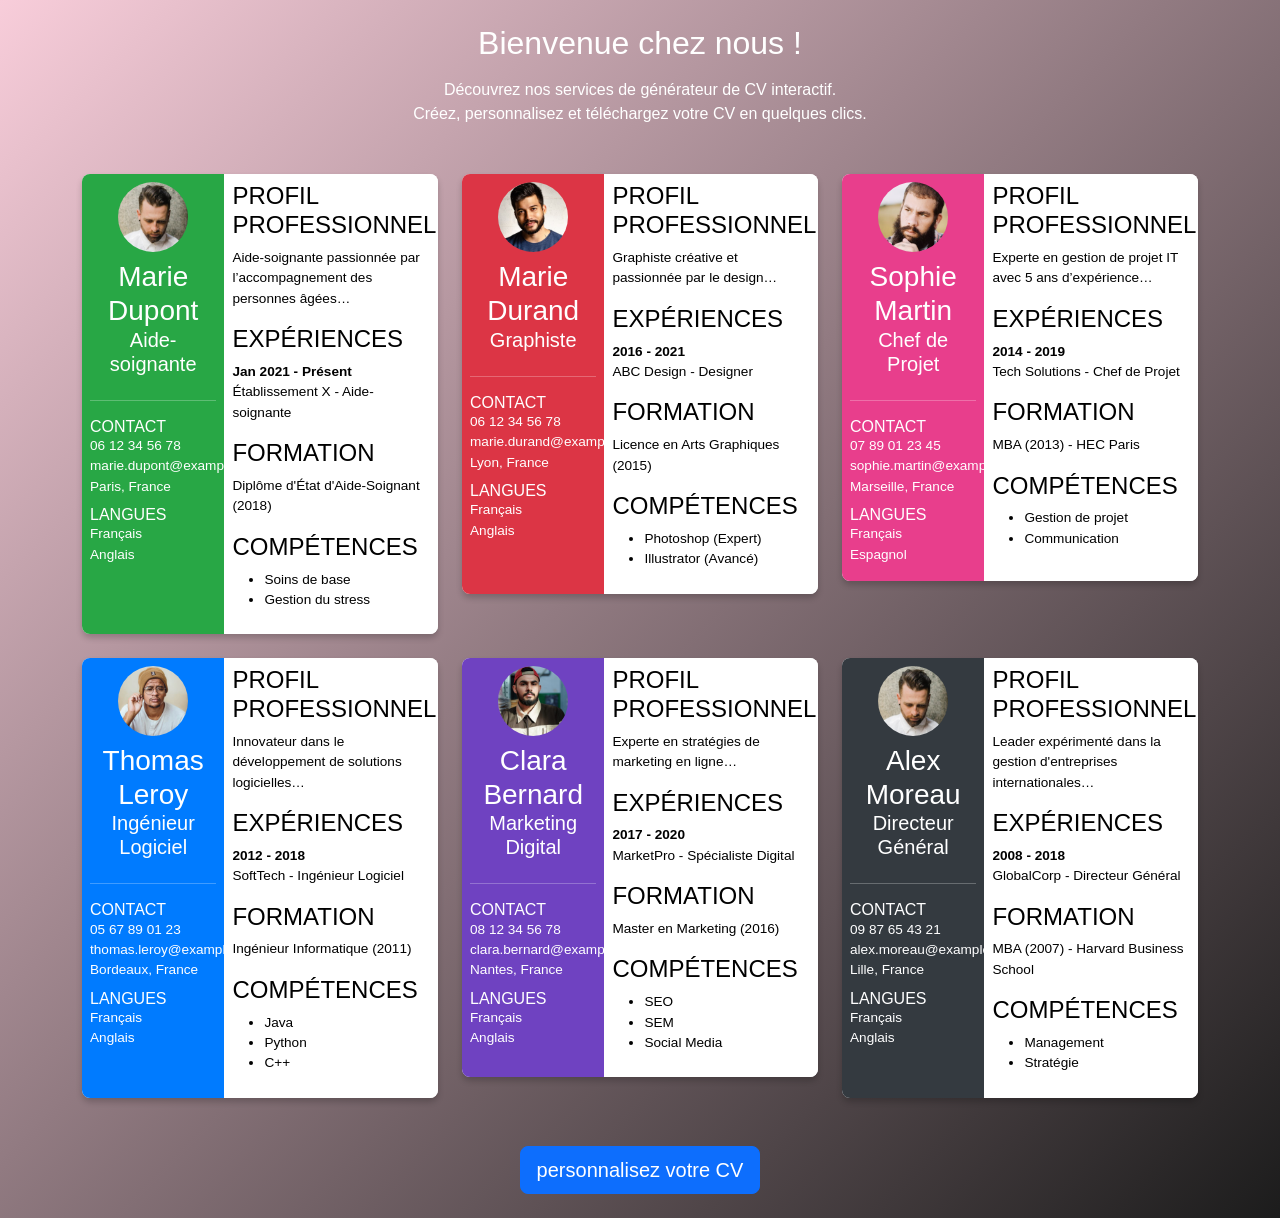
<file: index.html>
<!DOCTYPE html>
<html lang="fr">
<head>
  <meta charset="UTF-8">
  <meta name="viewport" content="width=device-width, initial-scale=1">
  <title>Bienvenue - Générateur de CV</title>
  <link href="https://cdn.jsdelivr.net/npm/bootstrap@5.3.0/dist/css/bootstrap.min.css" rel="stylesheet">
  <!-- Fichier CSS dédié à la page d'accueil -->
  <link rel="stylesheet" href="login.css">
</head>
<body>
  <div class="container-fluid py-4">
    <header class="text-center mb-5 text-white">
      <h1>Bienvenue chez nous !</h1>
      <p>Découvrez nos services de générateur de CV interactif.<br>
         Créez, personnalisez et téléchargez votre CV en quelques clics.</p>
    </header>

    <!-- Section présentant 6 CV de base en 3 colonnes (col-md-4) -->
    <section class="cv-examples container">
      <div class="row row-cols-1 row-cols-md-3 g-4">
        <!-- CV VERT -->
        <div class="col">
          <div class="cv-example d-flex"  onclick="rediriger()">
            <!-- Colonne gauche -->
            <div class="cv-left cv-green p-2">
              <div class="text-center mb-2">
                <img src="image/team4.jpg" alt="Photo de profil" class="img-fluid rounded-circle">
                <h3 class="mt-2">Marie Dupont</h3>
                <h5>Aide-soignante</h5>
              </div>
              <hr>
              <div class="mb-2">
                <h6>CONTACT</h6>
                <ul>
                  <li>06 12 34 56 78</li>
                  <li>marie.dupont@example.com</li>
                  <li>Paris, France</li>
                </ul>
              </div>
              <div class="mb-2">
                <h6>LANGUES</h6>
                <ul>
                  <li>Français</li>
                  <li>Anglais</li>
                </ul>
              </div>
            </div>
            <!-- Colonne droite -->
            <div class="cv-right p-2">
              <div class="mb-2">
                <h4>PROFIL PROFESSIONNEL</h4>
                <p>Aide-soignante passionnée par l’accompagnement des personnes âgées…</p>
              </div>
              <div class="mb-2">
                <h4>EXPÉRIENCES</h4>
                <p><strong>Jan 2021 - Présent</strong><br>Établissement X - Aide-soignante</p>
              </div>
              <div class="mb-2">
                <h4>FORMATION</h4>
                <p>Diplôme d'État d'Aide-Soignant (2018)</p>
              </div>
              <div>
                <h4>COMPÉTENCES</h4>
                <ul>
                  <li>Soins de base</li>
                  <li>Gestion du stress</li>
                </ul>
              </div>
            </div>
          </div>
        </div>

        <!-- CV ROUGE -->
        <div class="col">

          <div class="cv-example d-flex" onclick="rediriger()">
            <div class="cv-left cv-red p-2">
              <div class="text-center mb-2">
                <img src="image/team1.jpg" alt="Photo de profil" class="img-fluid rounded-circle">
                <h3 class="mt-2">Marie Durand</h3>
                <h5>Graphiste</h5>
              </div>
              <hr>
              <div class="mb-2">
                <h6>CONTACT</h6>
                <ul>
                  <li>06 12 34 56 78</li>
                  <li>marie.durand@example.com</li>
                  <li>Lyon, France</li>
                </ul>
              </div>
              <div class="mb-2">
                <h6>LANGUES</h6>
                <ul>
                  <li>Français</li>
                  <li>Anglais</li>
                </ul>
              </div>
            </div>
            <div class="cv-right p-2">
              <div class="mb-2">
                <h4>PROFIL PROFESSIONNEL</h4>
                <p>Graphiste créative et passionnée par le design…</p>
              </div>
              <div class="mb-2">
                <h4>EXPÉRIENCES</h4>
                <p><strong>2016 - 2021</strong><br>ABC Design - Designer</p>
              </div>
              <div class="mb-2">
                <h4>FORMATION</h4>
                <p>Licence en Arts Graphiques (2015)</p>
              </div>
              <div>
                <h4>COMPÉTENCES</h4>
                <ul>
                  <li>Photoshop (Expert)</li>
                  <li>Illustrator (Avancé)</li>
                </ul>
              </div>
              
            </div>
          </div>
        </div>

        <!-- CV ROSE -->
        <div class="col">
          <div class="cv-example d-flex" onclick="rediriger()">
            <div class="cv-left cv-pink p-2">
              <div class="text-center mb-2">
                <img src="image/team2.jpg" alt="Photo de profil" class="img-fluid rounded-circle">
                <h3 class="mt-2">Sophie Martin</h3>
                <h5>Chef de Projet</h5>
              </div>
              <hr>
              <div class="mb-2">
                <h6>CONTACT</h6>
                <ul>
                  <li>07 89 01 23 45</li>
                  <li>sophie.martin@example.com</li>
                  <li>Marseille, France</li>
                </ul>
              </div>
              <div class="mb-2">
                <h6>LANGUES</h6>
                <ul>
                  <li>Français</li>
                  <li>Espagnol</li>
                </ul>
              </div>
            </div>
            <div class="cv-right p-2">
              <div class="mb-2">
                <h4>PROFIL PROFESSIONNEL</h4>
                <p>Experte en gestion de projet IT avec 5 ans d’expérience…</p>
              </div>
              <div class="mb-2">
                <h4>EXPÉRIENCES</h4>
                <p><strong>2014 - 2019</strong><br>Tech Solutions - Chef de Projet</p>
              </div>
              <div class="mb-2">
                <h4>FORMATION</h4>
                <p>MBA (2013) - HEC Paris</p>
              </div>
              <div>
                <h4>COMPÉTENCES</h4>
                <ul>
                  <li>Gestion de projet</li>
                  <li>Communication</li>
                </ul>
              </div>
              <!--<button style="background-color:pink; border-radius: 30px;"><a href="generator.html"> hello</a></button>-->
            </div>
          </div>
        </div>

        <!-- CV BLEU -->
        <div class="col">
          <div class="cv-example d-flex" onclick="rediriger()">
            <div class="cv-left cv-blue p-2">
              <div class="text-center mb-2">
                <img src="image/team3.jpg" alt="Photo de profil" class="img-fluid rounded-circle">
                <h3 class="mt-2">Thomas Leroy</h3>
                <h5>Ingénieur Logiciel</h5>
              </div>
              <hr>
              <div class="mb-2">
                <h6>CONTACT</h6>
                <ul>
                  <li>05 67 89 01 23</li>
                  <li>thomas.leroy@example.com</li>
                  <li>Bordeaux, France</li>
                </ul>
              </div>
              <div class="mb-2">
                <h6>LANGUES</h6>
                <ul>
                  <li>Français</li>
                  <li>Anglais</li>
                </ul>
              </div>
            </div>
            <div class="cv-right p-2">
              <div class="mb-2">
                <h4>PROFIL PROFESSIONNEL</h4>
                <p>Innovateur dans le développement de solutions logicielles…</p>
              </div>
              <div class="mb-2">
                <h4>EXPÉRIENCES</h4>
                <p><strong>2012 - 2018</strong><br>SoftTech - Ingénieur Logiciel</p>
              </div>
              <div class="mb-2">
                <h4>FORMATION</h4>
                <p>Ingénieur Informatique (2011)</p>
              </div>
              <div>
                <h4>COMPÉTENCES</h4>
                <ul>
                  <li>Java</li>
                  <li>Python</li>
                  <li>C++</li>
                </ul>
              </div>
            </div>
          </div>
        </div>

        <!-- CV VIOLET -->
        <div class="col">
          <div class="cv-example d-flex"  onclick="rediriger()">
            <div class="cv-left cv-violet p-2">
              <div class="text-center mb-2">
                <img src="image/team5.jpg" alt="Photo de profil" class="img-fluid rounded-circle">
                <h3 class="mt-2">Clara Bernard</h3>
                <h5>Marketing Digital</h5>
              </div>
              <hr>
              <div class="mb-2">
                <h6>CONTACT</h6>
                <ul>
                  <li>08 12 34 56 78</li>
                  <li>clara.bernard@example.com</li>
                  <li>Nantes, France</li>
                </ul>
              </div>
              <div class="mb-2">
                <h6>LANGUES</h6>
                <ul>
                  <li>Français</li>
                  <li>Anglais</li>
                </ul>
              </div>
            </div>
            <div class="cv-right p-2">
              <div class="mb-2">
                <h4>PROFIL PROFESSIONNEL</h4>
                <p>Experte en stratégies de marketing en ligne…</p>
              </div>
              <div class="mb-2">
                <h4>EXPÉRIENCES</h4>
                <p><strong>2017 - 2020</strong><br>MarketPro - Spécialiste Digital</p>
              </div>
              <div class="mb-2">
                <h4>FORMATION</h4>
                <p>Master en Marketing (2016)</p>
              </div>
              <div>
                <h4>COMPÉTENCES</h4>
                <ul>
                  <li>SEO</li>
                  <li>SEM</li>
                  <li>Social Media</li>
                </ul>
              </div>
            </div>
          </div>
        </div>

        <!-- CV NOIR -->
        <div class="col">
          <div class="cv-example d-flex"  onclick="rediriger()">
            <div class="cv-left cv-black p-2">
              <div class="text-center mb-2">
                <img src="image/team4.jpg" alt="Photo de profil" class="img-fluid rounded-circle">
                <h3 class="mt-2 text-white">Alex Moreau</h3>
                <h5 class="text-white">Directeur Général</h5>
              </div>
              <hr class="text-white">
              <div class="mb-2 text-white">
                <h6>CONTACT</h6>
                <ul>
                  <li>09 87 65 43 21</li>
                  <li>alex.moreau@example.com</li>
                  <li>Lille, France</li>
                </ul>
              </div>
              <div class="mb-2 text-white">
                <h6>LANGUES</h6>
                <ul>
                  <li>Français</li>
                  <li>Anglais</li>
                </ul>
              </div>
            </div>
            <div class="cv-right p-2">
              <div class="mb-2">
                <h4>PROFIL PROFESSIONNEL</h4>
                <p>Leader expérimenté dans la gestion d'entreprises internationales…</p>
              </div>
              <div class="mb-2">
                <h4>EXPÉRIENCES</h4>
                <p><strong>2008 - 2018</strong><br>GlobalCorp - Directeur Général</p>
              </div>
              <div class="mb-2">
                <h4>FORMATION</h4>
                <p>MBA (2007) - Harvard Business School</p>
              </div>
              <div>
                <h4>COMPÉTENCES</h4>
                <ul>
                  <li>Management</li>
                  <li>Stratégie</li>
                </ul>
              </div>
            </div>
          </div>
        </div>
      </div> <!-- row -->
    </section>

    <div class="text-center mt-5">
      <a href="generator.html" class="btn btn-primary btn-lg">personnalisez votre CV </a>
    </div>
  </div>

  <!-- Script JS (optionnel) -->
  <script src="login.js"></script>
  <script src="https://cdn.jsdelivr.net/npm/bootstrap@5.3.0/dist/js/bootstrap.bundle.min.js"></script>
</body>
</html>
</file>
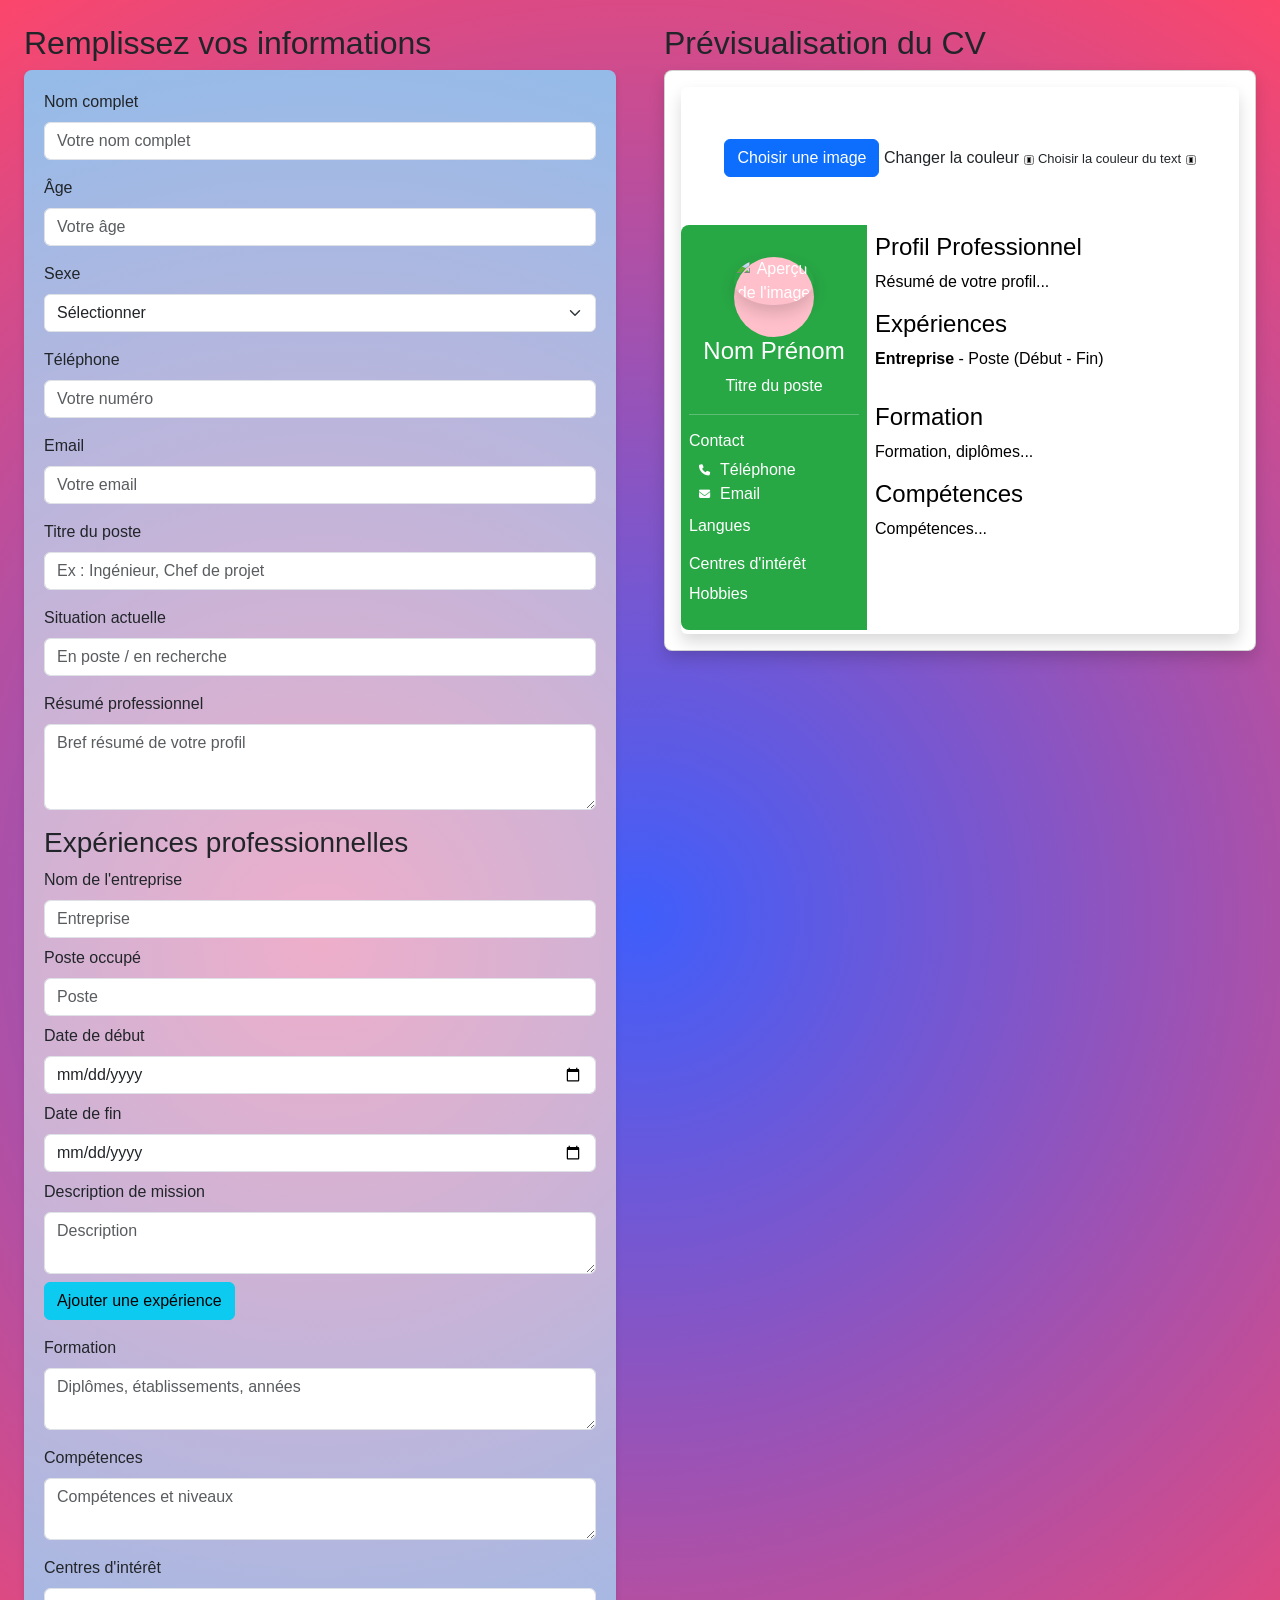
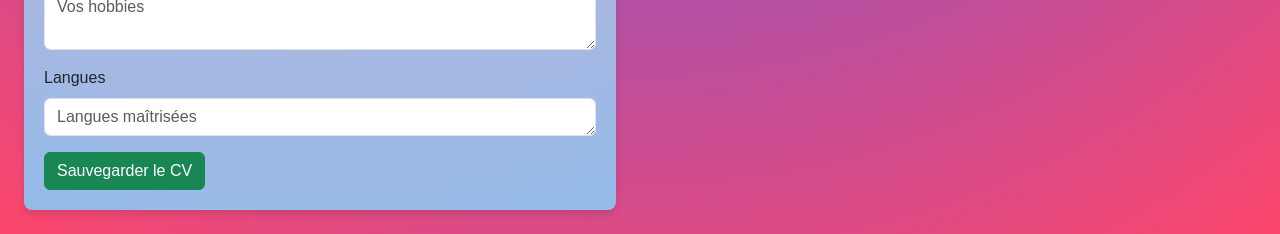
<file: generator.html>
<!DOCTYPE html>
<html lang="fr">
<head>
  <meta charset="UTF-8">
  <meta name="viewport" content="width=device-width, initial-scale=1">
  <title>Générateur de CV - WebNova</title>
  <link href="https://cdn.jsdelivr.net/npm/bootstrap@5.3.0/dist/css/bootstrap.min.css" rel="stylesheet">
  <link rel="stylesheet" href="index.css">
  <link rel="stylesheet" href="https://cdnjs.cloudflare.com/ajax/libs/font-awesome/6.7.2/css/all.min.css ">
</head>
<body>
  <div class="container-fluid">
    <div class="row">
      <!-- Formulaire de saisie (colonne gauche) -->
      <div class="col-md-6 p-4">
        <h2>Remplissez vos informations</h2>
        <form id="cvForm">
          


          <!-- Informations personnelles -->
          <div class="mb-3" >
           
            <label for="fullName" class="form-label">Nom complet</label>
            <input type="text" id="fullName" class="form-control" placeholder="Votre nom complet">
          </div>
          <div class="mb-3">
            <label for="age" class="form-label">Âge</label>
            <input type="number" id="age" class="form-control" placeholder="Votre âge" min="18" max="65" required>
          </div>
          <div class="mb-3">
            <label for="sex" class="form-label">Sexe</label>
            <select id="sex" class="form-select">
              <option value="">Sélectionner</option>
              <option value="Femme">Femme</option>
              <option value="Homme">Homme</option>
              <!-- <option value="Autre">Autre</option> -->
            </select>
          </div>
          <div class="mb-3">
            <label for="phone" class="form-label">Téléphone</label>
            <input type="tel" id="phone" class="form-control" placeholder="Votre numéro">
          </div>
          <div class="mb-3">
            <label for="email" class="form-label">Email</label>
            <input type="email" id="email" class="form-control" placeholder="Votre email">
          </div>
          <div class="mb-3">
            <label for="jobTitle" class="form-label">Titre du poste</label>
            <input type="text" id="jobTitle" class="form-control" placeholder="Ex : Ingénieur, Chef de projet">
          </div>
          <div class="mb-3">
            <label for="situation" class="form-label">Situation actuelle</label>
            <input type="text" id="situation" class="form-control" placeholder="En poste / en recherche">
          </div>
          <div class="mb-3">
            <label for="summary" class="form-label">Résumé professionnel</label>
            <textarea id="summary" class="form-control" rows="3" placeholder="Bref résumé de votre profil"></textarea>
          </div>
          <!-- Expériences professionnelles -->
          <div id="experienceSection" class="d-flex flex-column">
            <h3>Expériences professionnelles</h3>
            <!-- Bloc d'expérience par défaut -->
            <div class="experience-block ">
              <div class="mb-2">
                <label class="form-label">Nom de l'entreprise</label>
                <input type="text" class="form-control companyName" placeholder="Entreprise">
              </div>
              <div class="mb-2">
                <label class="form-label">Poste occupé</label>
                <input type="text" class="form-control position" placeholder="Poste">
              </div>
              <div class="mb-2">
                <label class="form-label">Date de début</label>
                <input type="date" class="form-control startDate" placeholder="Ex : 2018">
              </div>
              <div class="mb-2">
                <label class="form-label">Date de fin</label>
                <input type="date" class="form-control endDate" placeholder="Ex : 2020">
              </div>
              <div class="mb-2">
                <label class="form-label">Description de mission</label>
                <textarea class="form-control missionDescription" rows="2" placeholder="Description"></textarea>
              </div>
            </div>
          </div>
          <!-- Bouton pour ajouter une nouvelle expérience -->
          <button type="button" id="addExperienceBtn" class="btn btn-info mb-3">Ajouter une expérience</button>
          
          <!-- Autres sections -->
          <div class="mb-3">
            <label for="education" class="form-label">Formation</label>
            <textarea id="education" class="form-control" rows="2" placeholder="Diplômes, établissements, années"></textarea>
          </div>
          <div class="mb-3">
            <label for="skills" class="form-label">Compétences</label>
            <textarea id="skills" class="form-control" rows="2" placeholder="Compétences et niveaux"></textarea>
          </div>
          <div class="mb-3">
            <label for="hobbies" class="form-label">Centres d'intérêt</label>
            <textarea id="hobbies" class="form-control" rows="2" placeholder="Vos hobbies"></textarea>
          </div>
          <div class="mb-3">
            <label for="languages" class="form-label">Langues</label>
            <textarea id="languages" class="form-control" rows="1" placeholder="Langues maîtrisées"></textarea>
          </div>
          
          <button type="submit" class="btn btn-success">Sauvegarder le CV</button>
  

        </form>
        
      </div>
      <!-- Prévisualisation du CV (colonne droite) -->
      <div class="col-md-6 p-4">
        <h2>Prévisualisation du CV</h2>
        <div id="cvPreview" class="card p-3 shadow ">
          <div class="photo">
            <div class="bg-white p-1 rounded shadow text-center">
          
              <input type="file" id="fileInput" accept="image/*" class="d-none">
              <label for="fileInput" class="btn btn-primary my-5">Choisir une image</label>
              <label >Changer la couleur</label>
              <input type="color" style="width: 10px; height: 10px;" id="color"  onchange="changerunecouleur(event)">
              <label for="colortext" style="font-size: small;"> Choisir la couleur du text</label>
              <input type="color" style="width: 10px; height: 10px;" name="" id="colortext"  onchange="colortext(event)">
              <div id="box"> 

              </div>
          <div class="row px-2" >

            <!-- Colonne gauche de la prévisualisation (informations de contact) -->
            <div class="col-4 cv-left-preview p-2" id="left-side">
              <div id="previewContainer" class="mt-4" style="margin-inline: auto; width: 80px; height: 80px; border-radius: 50%; background-color: pink;" >
                <img id="previewImage" class="img-fluid rounded-circle shadow" alt="Aperçu de l'image" style="width: 100%; height: 100%;">    
              </div>
              <div class="text-center mb-2" >
                
                <h4 id="previewName">Nom Prénom</h4>
                <p id="previewJobTitle">Titre du poste</p>
              </div>
              <hr>
              <div class="mb-2">
                <h6 class="text-start">Contact</h6>
                <div class="d-flex align-items-center justify">
                  <i class="fa-solid fa-phone"></i>
                  <span id="previewPhone">Téléphone</span>
                </div>
                <div class="d-flex align-items-center justify"> 
                  <i class="fa-solid fa-envelope"></i> 
                  <span  id="previewEmail">Email</span>
                </div>
               
              </div>
              <div class="mb-2">
                
                <p id="previewLanguages" class="text-start">Langues</p>
              </div>
              <div class="mb-2">
                <h6 class="text-start">Centres d'intérêt</h6>
                <p id="previewHobbies" class="text-start">Hobbies</p>
              </div>
            </div>
            <!-- Colonne droite de la prévisualisation (informations professionnelles) -->
            <div class="col-8 cv-right-preview p-2">
              <div class="mb-2" >
                <h4 class="d-flex justify-content-start">Profil Professionnel</h4>
                <p class="d-flex justify-content-start" id="previewSummary">Résumé de votre profil...</p>
              </div>
              <div class="mb-2">
                <h4 class="d-flex justify-content-start">Expériences</h4>
                <div class="d-flex justify-content-start flex-column align-items-start" id="previewExperiences">
                  <p>Aucune expérience renseignée.</p>
                </div>
              </div>
              <div class="mb-2">
                <h4 class="d-flex justify-content-start">Formation</h4>
                <p class="d-flex justify-content-start" id="previewEducation">Formation, diplômes...</p>
              </div>
              <div>
                <h4 class="d-flex justify-content-start" >Compétences</h4>
                <p class="d-flex justify-content-start" id="previewSkills">Compétences...</p>
              </div>
            </div>
          </div>
        </div>
       
      </div> 
      <!--
      <button class="downloadBtn" style="background-color:greenyellow;"> telecharge le cv</button> -->    
    </div> <!-- Fin de la row -->
    
  </div> <!-- Fin du container-fluid -->
  



  <script src="javascript.js"></script>
  <script src="https://cdn.jsdelivr.net/npm/bootstrap@5.3.0/dist/js/bootstrap.bundle.min.js"></script>
    

  
</body>
</html>
</file>
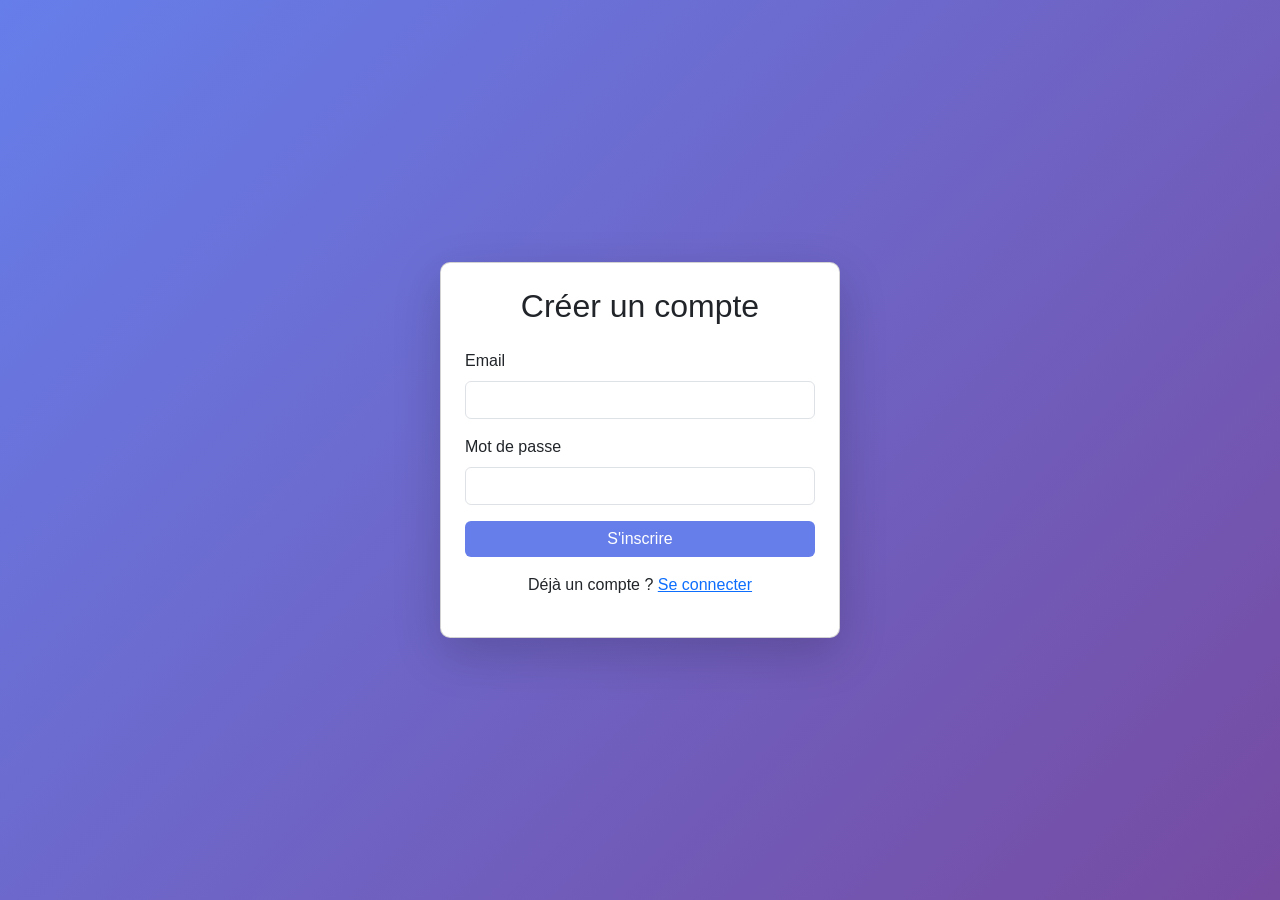
<file: register.html>
<!-- register.html -->
<!DOCTYPE html>
<html lang="fr">
<head>
    <meta charset="UTF-8">
    <meta name="viewport" content="width=device-width, initial-scale=1.0">
    <title>Inscription</title>
    <link rel="stylesheet" href="https://cdn.jsdelivr.net/npm/bootstrap@5.3.0/dist/css/bootstrap.min.css">
    <link rel="stylesheet" href="register.css">
    <a href="login.html"></a>
   
</head>
<body>
    <div class="container d-flex justify-content-center align-items-center vh-100">
        <div class="card p-4 shadow-lg">
            <h2 class="text-center mb-4">Créer un compte</h2>
            <form id="registerForm">
                <div class="mb-3">
                    <label for="email" class="form-label">Email</label>
                    <input type="email" id="email" class="form-control" required>
                </div>
                <div class="mb-3">
                    <label for="password" class="form-label">Mot de passe</label>
                    <input type="password" id="password" class="form-control" required>
                </div>
                <button type="submit" class="btn btn-primary w-100">S'inscrire</button>
            </form>
            <p class="text-center mt-3">Déjà un compte ? <a href="index.html">Se connecter</a></p>
        </div>
    </div>
    <script src="register.js"></script>
</body>
</html>
</file>
<file: login.css>
/* login.css */

/* Un fond en dégradé pour la page d'accueil */
body {
    background: linear-gradient(135deg, #f8cdda, #1c1c1c);
    color: #fff;
    margin: 0;
    padding: 0;
    font-family: Arial, sans-serif;
  }
  
  /* Titres */
  header h1 {
    font-size: 2rem;
    margin-bottom: 1rem;
  }
  header p {
    font-size: 1rem;
  }
  
  /* Ajustement du conteneur global */
  .container-fluid {
    min-height: 100vh;
  }
  
  /* Disposition des CV (cartes plus compactes) */
  .cv-example {
    border-radius: 8px;
    overflow: hidden;
    background-color: #f8f9fa; /* Colonne droite par défaut */
    box-shadow: 0 4px 6px rgba(0,0,0,0.2);
    min-height: 280px; /* Hauteur minimale réduite */
    font-size: 0.85rem; /* Police légèrement plus petite */
  }
  
  /* Colonne gauche */
  .cv-left {
    width: 40%; /* Un peu plus étroite */
    color: #fff;
    display: flex;
    flex-direction: column;
    justify-content: flex-start;
  }
  
  /* Colonne droite */
  .cv-right {
    width: 60%;
    background-color: #ffffff;
    color: #000;
  }
  
  /* Ajustement de la taille de l'image */
  .cv-left img {
    max-width: 70px;
    height: auto;
  }
  
  /* En-têtes de la colonne gauche */
  .cv-left h3, .cv-left h5, .cv-left h6 {
    margin: 0;
  }
  
  /* Listes sans puces et marges */
  .cv-left ul {
    list-style: none;
    padding-left: 0;
    margin-bottom: 0;
  }
  
  /* Couleurs pour chaque CV (colonne gauche) */
  .cv-green {
    background-color: #28a745;
  }
  .cv-red {
    background-color: #dc3545;
  }
  .cv-pink {
    background-color: #e83e8c;
  }
  .cv-blue {
    background-color: #007bff;
  }
  .cv-violet {
    background-color: #6f42c1;
  }
  .cv-black {
    background-color: #343a40;
  }
  
  /* Texte blanc sur fond foncé */
  .cv-black .text-white,
  .cv-black h3,
  .cv-black h5,
  .cv-black h6,
  .cv-black hr {
    color: #fff !important;
  }
  .text-white ul li {
    color: #fff !important;
  }
  
  /* Adaptation sur mobiles */
  @media (max-width: 768px) {
    .cv-example {
      flex-direction: column;
      min-height: auto;
    }
    .cv-left, .cv-right {
      width: 100% !important;
    }
  }
</file>
<file: index.css>
/* generator.css */

/* Style global */
body {
background: radial-gradient(circle, rgba(63,94,251,1) 0%, rgba(252,70,107,1) 100%);
    font-family: Arial, sans-serif;
  }
 
  i{
    font-size: .7em;
    margin-inline: 10px;
  }
  /* Formulaire de saisie */
  #cvForm {
    background: radial-gradient(circle, rgba(238,174,202,1) 0%, rgba(148,187,233,1) 100%);
    padding: 20px;
    border-radius: 8px;
    box-shadow: 0 4px 6px rgba(0,0,0,0.1);
  }
  
  /* Prévisualisation du CV */
  #cvPreview {
    background: #fff;
    border-radius: 8px;
    padding: 20px;
    box-shadow: 0 4px 6px rgba(0,0,0,0.1);
  }
  
  /* Prévisualisation - colonne gauche */
  .cv-left-preview {
    background-color: #28a745; /* Couleur de fond par défaut pour la partie gauche */ 
    color: #fff;
    border-radius: 8px 0 0 8px;
    
    
  }
  
  /* Prévisualisation - colonne droite */
  .cv-right-preview {
    background-color: #fff;
    color: #000;
    
  }
  
  /* Titres et textes */
  h2, h3, h4, h6 {
    margin-bottom: 0.5rem;
  }
  
  /* Adaptation sur mobiles */
  @media (max-width: 768px) {
    #cvPreview .row {
      flex-direction: column;
    }
    .cv-left-preview, .cv-right-preview {
      width: 100% !important;
    }
  }
  /* button pour telecharger*/
  .downloadBtn{
    align-items: center;
    margin-right: 20px;
  }
</file>
<file: register.css>
/* register.css */
body {
    background: linear-gradient(135deg, #667eea, #764ba2);
    font-family: Arial, sans-serif;
}

.container {
    height: 100vh;
}

.card {
    width: 100%;
    max-width: 400px;
    background: #fff;
    border-radius: 10px;
    box-shadow: 0 4px 10px rgba(0, 0, 0, 0.1);
}

.btn-primary {
    background-color: #667eea;
    border: none;
}

.btn-primary:hover {
    background-color: #5a67d8;
}

/* register.css */
body {
    background: linear-gradient(135deg, #667eea, #764ba2);
    font-family: Arial, sans-serif;
}

.container {
    height: 100vh;
}

.card {
    width: 100%;
    max-width: 400px;
    background: #fff;
    border-radius: 10px;
    box-shadow: 0 4px 10px rgba(0, 0, 0, 0.1);
}

.btn-primary {
    background-color: #667eea;
    border: none;
}

.btn-primary:hover {
    background-color: #5a67d8;
}

/* register.css */
body {
    background: linear-gradient(135deg, #667eea, #764ba2);
    font-family: Arial, sans-serif;
}

.container {
    height: 100vh;
}

.card {
    width: 100%;
    max-width: 400px;
    background: #fff;
    border-radius: 10px;
    box-shadow: 0 4px 10px rgba(0, 0, 0, 0.1);
}

.btn-primary {
    background-color: #667eea;
    border: none;
}

.btn-primary:hover {
    background-color: #5a67d8;
}
</file>
